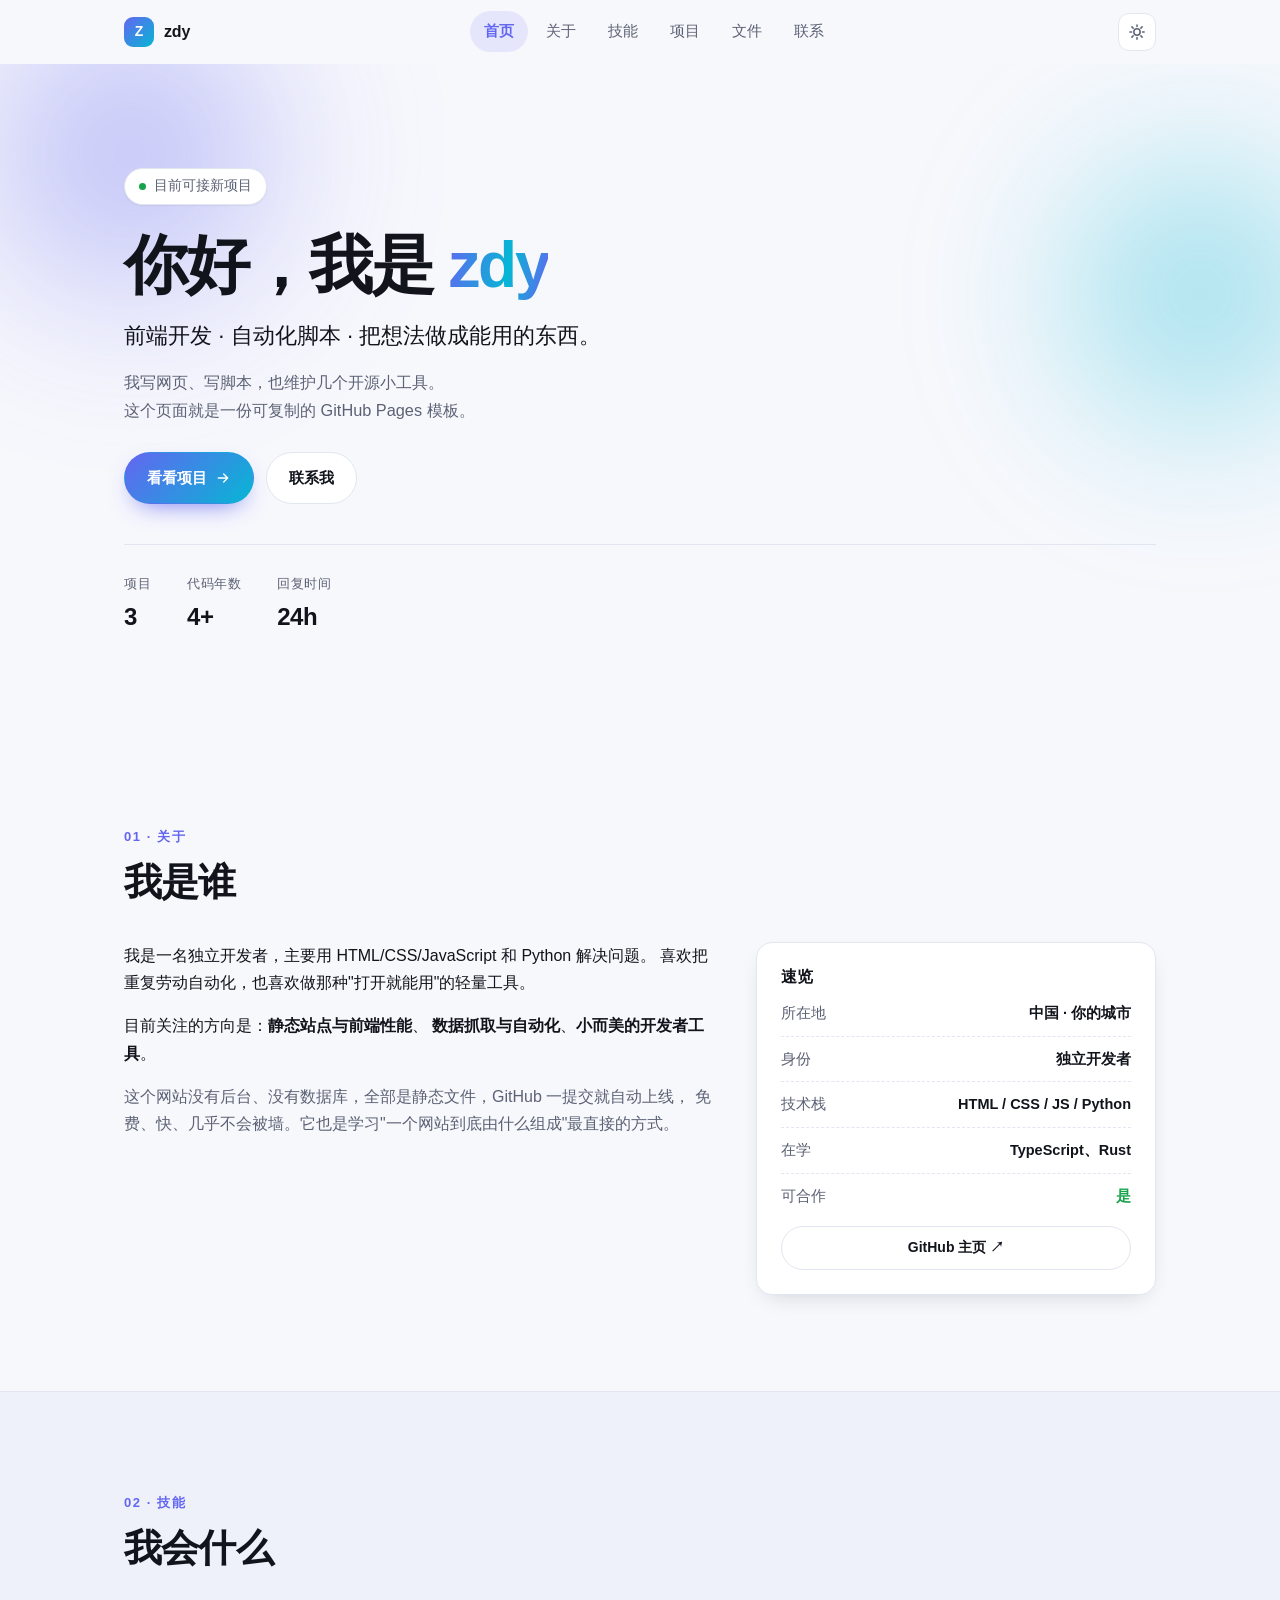
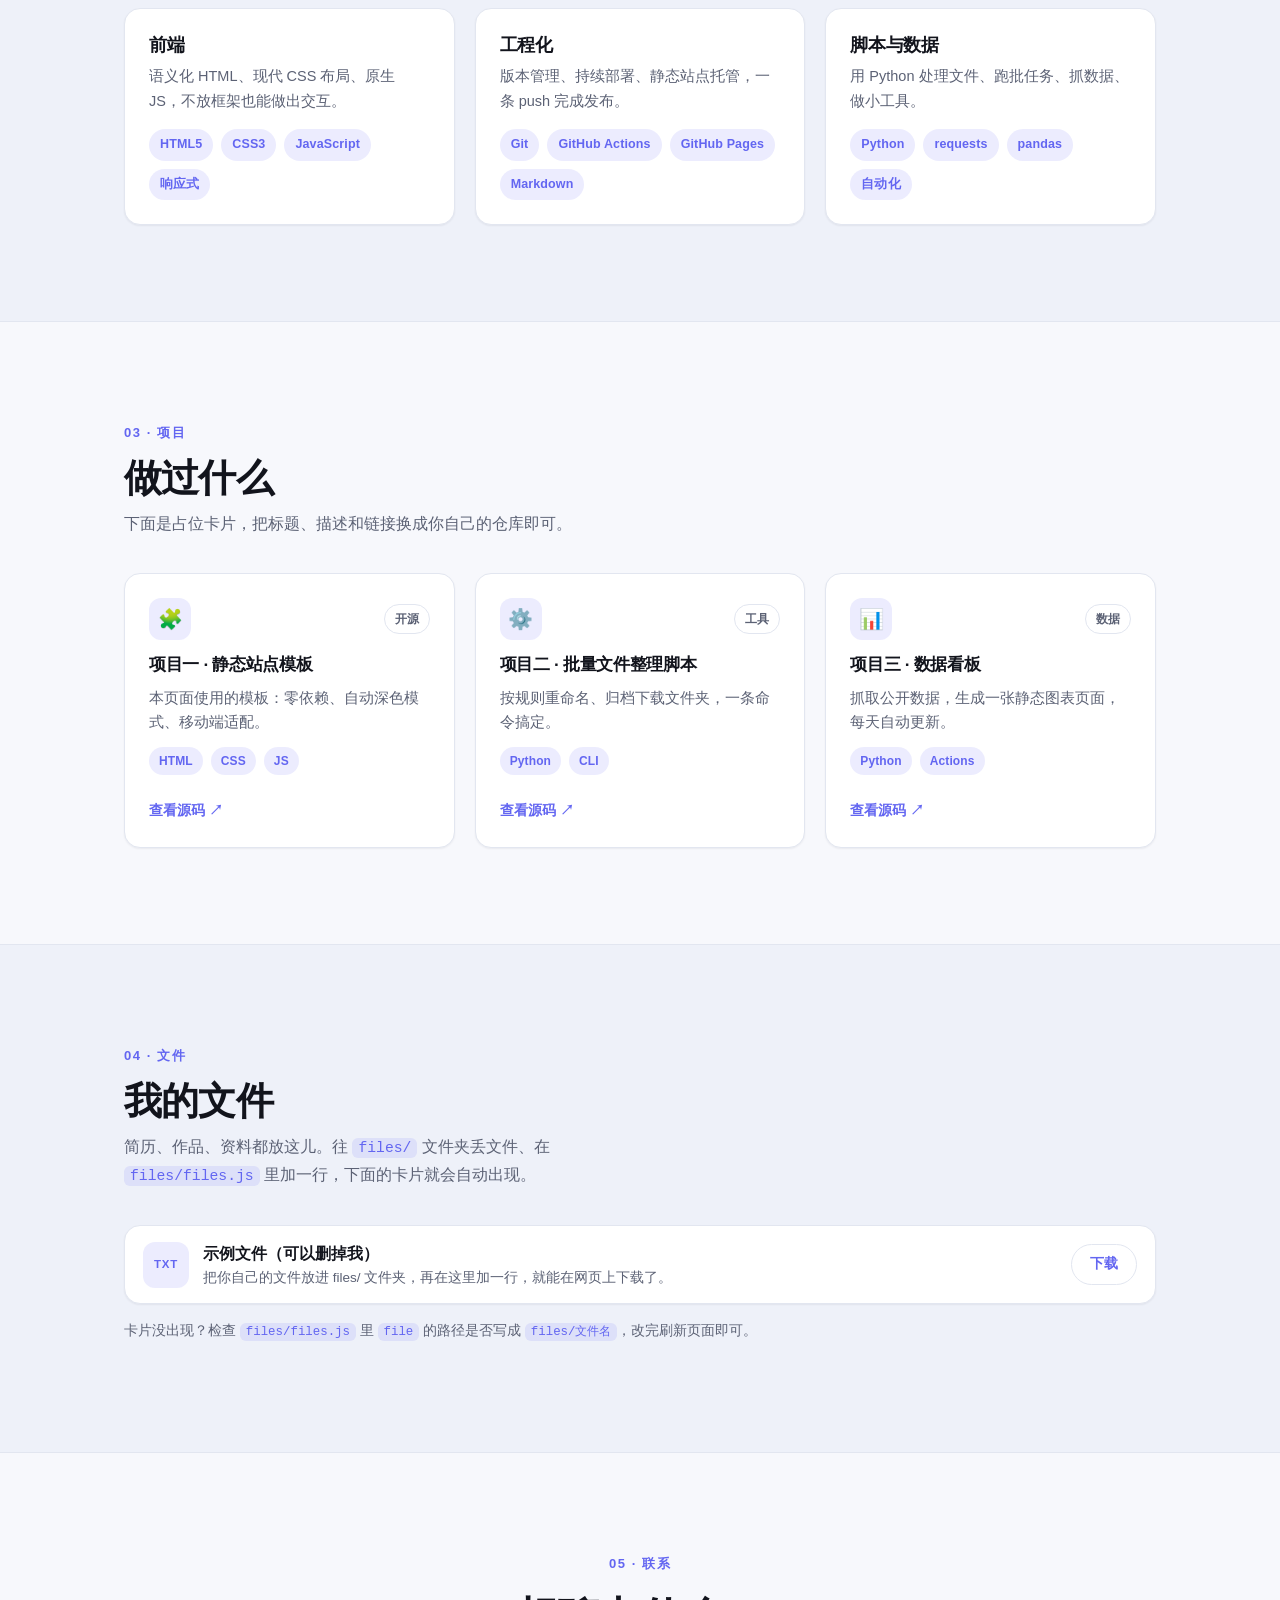
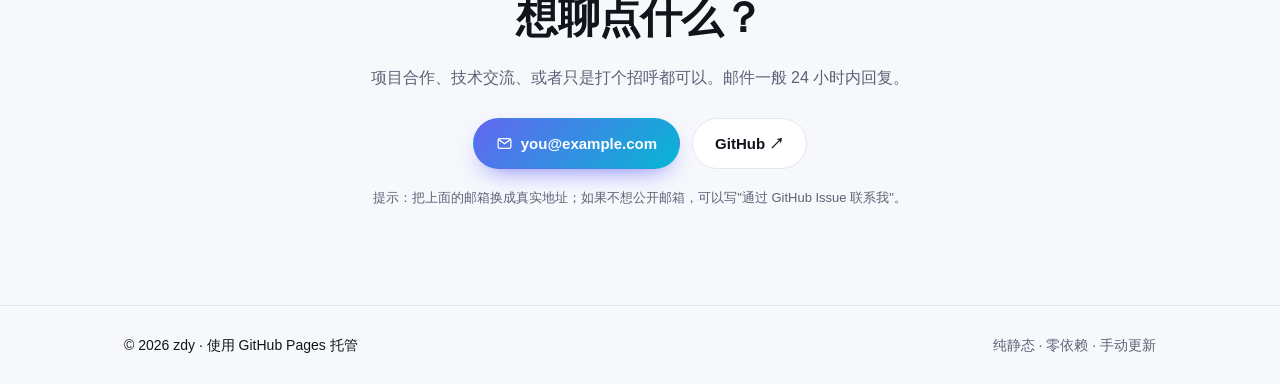
<file: index.html>
<!DOCTYPE html>
<html lang="zh-CN">
<head>
  <meta charset="UTF-8" />
  <meta name="viewport" content="width=device-width, initial-scale=1.0" />

  <!-- ============ 需要你修改的地方都带 【改】 标记 ============ -->
  <title>zdy · 个人主页</title> <!-- 【改】网站标题 -->
  <meta name="description" content="zdy 的个人主页：前端开发、自动化脚本与开源项目。" /> <!-- 【改】搜索摘要 -->
  <meta name="author" content="zdy" />
  <meta name="theme-color" content="#6366f1" />

  <!-- 社交分享卡片（把链接发到微信/QQ/X 时的预览信息）。需要预览图就加一行：
       <meta property="og:image" content="https://你的用户名.github.io/assets/share.png" /> -->
  <meta property="og:type" content="website" />
  <meta property="og:title" content="zdy · 个人主页" />
  <meta property="og:description" content="前端开发、自动化脚本与开源项目。" />
  <meta property="og:url" content="https://你的用户名.github.io/" /> <!-- 【改】你的真实网址 -->

  <!-- 站点图标：内联 SVG，不用额外图片文件 -->
  <link rel="icon" href="data:image/svg+xml,<svg xmlns='http://www.w3.org/2000/svg' viewBox='0 0 100 100'><rect width='100' height='100' rx='24' fill='%236366f1'/><text x='50' y='68' font-size='52' font-family='sans-serif' font-weight='700' fill='white' text-anchor='middle'>Z</text></svg>" />

  <link rel="stylesheet" href="assets/style.css" />

  <!-- 防闪烁：在页面渲染前就把上次选择的主题写上去 -->
  <script>
    (function () {
      // 标记"JS 可用"：滚动动画只在有 JS 时才把内容先隐藏，
      // 否则禁用 JS 的浏览器/爬虫会看到一片空白。
      document.documentElement.classList.add("js");
      try {
        var t = localStorage.getItem("site-theme");
        if (t === "light" || t === "dark") document.documentElement.setAttribute("data-theme", t);
      } catch (e) {}
    })();
  </script>
</head>

<body>
  <a class="skip-link" href="#main">跳到主要内容</a>

  <!-- 顶部阅读进度条 -->
  <div class="scroll-progress" aria-hidden="true"><span id="progressBar"></span></div>

  <!-- ==================== 导航栏 ==================== -->
  <header class="nav" id="nav">
    <div class="nav__inner container">
      <a class="brand" href="#home">
        <span class="brand__badge">Z</span>
        <span class="brand__text">zdy</span>
      </a>

      <nav class="nav__menu" id="navMenu" aria-label="主导航">
        <a class="nav__link is-active" href="#home">首页</a>
        <a class="nav__link" href="#about">关于</a>
        <a class="nav__link" href="#skills">技能</a>
        <a class="nav__link" href="#projects">项目</a>
        <a class="nav__link" href="#files">文件</a>
        <a class="nav__link" href="#contact">联系</a>
      </nav>

      <div class="nav__actions">
        <button class="icon-btn" id="themeToggle" type="button" aria-label="切换深浅色主题" title="切换深浅色主题">
          <svg class="icon-sun" viewBox="0 0 24 24" width="18" height="18" aria-hidden="true"><circle cx="12" cy="12" r="4.2" fill="none" stroke="currentColor" stroke-width="2"/><path d="M12 2.5v2.2M12 19.3v2.2M2.5 12h2.2M19.3 12h2.2M5.2 5.2l1.6 1.6M17.2 17.2l1.6 1.6M18.8 5.2l-1.6 1.6M6.8 17.2l-1.6 1.6" stroke="currentColor" stroke-width="2" stroke-linecap="round"/></svg>
          <svg class="icon-moon" viewBox="0 0 24 24" width="18" height="18" aria-hidden="true"><path d="M20 14.5A8.2 8.2 0 0 1 9.5 4a8.5 8.5 0 1 0 10.5 10.5z" fill="none" stroke="currentColor" stroke-width="2" stroke-linejoin="round"/></svg>
        </button>

        <button class="icon-btn nav__burger" id="menuToggle" type="button" aria-label="打开菜单" aria-expanded="false" aria-controls="navMenu">
          <svg viewBox="0 0 24 24" width="20" height="20" aria-hidden="true"><path d="M4 7h16M4 12h16M4 17h16" stroke="currentColor" stroke-width="2" stroke-linecap="round"/></svg>
        </button>
      </div>
    </div>
  </header>

  <main id="main">
    <!-- ==================== 首屏 ==================== -->
    <section class="hero" id="home">
      <div class="hero__glow hero__glow--a" aria-hidden="true"></div>
      <div class="hero__glow hero__glow--b" aria-hidden="true"></div>

      <div class="container hero__inner">
        <p class="hero__eyebrow reveal">
          <span class="pulse"></span> 目前可接新项目
        </p>

        <h1 class="hero__title reveal">
          你好，我是 <span class="gradient-text">zdy</span>
        </h1>

        <p class="hero__subtitle reveal">
          前端开发 · 自动化脚本 · 把想法做成能用的东西。
        </p>

        <p class="hero__desc reveal">
          我写网页、写脚本，也维护几个开源小工具。<br />
          这个页面就是一份可复制的 GitHub Pages 模板。
        </p>

        <div class="hero__actions reveal">
          <a class="btn btn--primary" href="#projects">
            看看项目
            <svg viewBox="0 0 24 24" width="16" height="16" aria-hidden="true"><path d="M5 12h13M13 6l6 6-6 6" fill="none" stroke="currentColor" stroke-width="2" stroke-linecap="round" stroke-linejoin="round"/></svg>
          </a>
          <a class="btn btn--ghost" href="#contact">联系我</a>
        </div>

        <dl class="hero__stats reveal">
          <div class="stat"><dt>项目</dt><dd>3</dd></div>
          <div class="stat"><dt>代码年数</dt><dd>4+</dd></div>
          <div class="stat"><dt>回复时间</dt><dd>24h</dd></div>
        </dl>
      </div>
    </section>

    <!-- ==================== 关于 ==================== -->
    <section class="section" id="about">
      <div class="container">
        <header class="section__head reveal">
          <span class="section__kicker">01 · 关于</span>
          <h2 class="section__title">我是谁</h2>
        </header>

        <div class="about">
          <div class="about__text reveal">
            <p>
              我是一名独立开发者，主要用 HTML/CSS/JavaScript 和 Python 解决问题。
              喜欢把重复劳动自动化，也喜欢做那种"打开就能用"的轻量工具。
            </p>
            <p>
              目前关注的方向是：<strong>静态站点与前端性能</strong>、
              <strong>数据抓取与自动化</strong>、<strong>小而美的开发者工具</strong>。
            </p>
            <p class="muted">
              这个网站没有后台、没有数据库，全部是静态文件，GitHub 一提交就自动上线，
              免费、快、几乎不会被墙。它也是学习"一个网站到底由什么组成"最直接的方式。
            </p>
          </div>

          <aside class="card facts reveal">
            <h3 class="facts__title">速览</h3>
            <ul class="facts__list">
              <li><span>所在地</span><span>中国 · 你的城市</span></li> <!-- 【改】 -->
              <li><span>身份</span><span>独立开发者</span></li>
              <li><span>技术栈</span><span>HTML / CSS / JS / Python</span></li>
              <li><span>在学</span><span>TypeScript、Rust</span></li>
              <li><span>可合作</span><span class="ok">是</span></li>
            </ul>
            <a class="btn btn--sm btn--ghost facts__cta" href="https://github.com/" target="_blank" rel="noopener">
              GitHub 主页 ↗
            </a>
          </aside>
        </div>
      </div>
    </section>

    <!-- ==================== 技能 ==================== -->
    <section class="section section--tint" id="skills">
      <div class="container">
        <header class="section__head reveal">
          <span class="section__kicker">02 · 技能</span>
          <h2 class="section__title">我会什么</h2>
        </header>

        <div class="skills">
          <article class="card skill reveal">
            <h3>前端</h3>
            <p class="muted">语义化 HTML、现代 CSS 布局、原生 JS，不放框架也能做出交互。</p>
            <ul class="tags">
              <li>HTML5</li><li>CSS3</li><li>JavaScript</li><li>响应式</li>
            </ul>
          </article>

          <article class="card skill reveal">
            <h3>工程化</h3>
            <p class="muted">版本管理、持续部署、静态站点托管，一条 push 完成发布。</p>
            <ul class="tags">
              <li>Git</li><li>GitHub Actions</li><li>GitHub Pages</li><li>Markdown</li>
            </ul>
          </article>

          <article class="card skill reveal">
            <h3>脚本与数据</h3>
            <p class="muted">用 Python 处理文件、跑批任务、抓数据、做小工具。</p>
            <ul class="tags">
              <li>Python</li><li>requests</li><li>pandas</li><li>自动化</li>
            </ul>
          </article>
        </div>
      </div>
    </section>

    <!-- ==================== 项目 ==================== -->
    <section class="section" id="projects">
      <div class="container">
        <header class="section__head reveal">
          <span class="section__kicker">03 · 项目</span>
          <h2 class="section__title">做过什么</h2>
          <p class="muted section__desc">下面是占位卡片，把标题、描述和链接换成你自己的仓库即可。</p>
        </header>

        <div class="projects">
          <article class="card project reveal">
            <div class="project__top">
              <span class="project__emoji" aria-hidden="true">🧩</span>
              <span class="badge">开源</span>
            </div>
            <h3 class="project__title">项目一 · 静态站点模板</h3>
            <p class="muted">本页面使用的模板：零依赖、自动深色模式、移动端适配。</p>
            <ul class="tags tags--sm"><li>HTML</li><li>CSS</li><li>JS</li></ul>
            <a class="project__link" href="https://github.com/" target="_blank" rel="noopener">查看源码 ↗</a>
          </article>

          <article class="card project reveal">
            <div class="project__top">
              <span class="project__emoji" aria-hidden="true">⚙️</span>
              <span class="badge">工具</span>
            </div>
            <h3 class="project__title">项目二 · 批量文件整理脚本</h3>
            <p class="muted">按规则重命名、归档下载文件夹，一条命令搞定。</p>
            <ul class="tags tags--sm"><li>Python</li><li>CLI</li></ul>
            <a class="project__link" href="https://github.com/" target="_blank" rel="noopener">查看源码 ↗</a>
          </article>

          <article class="card project reveal">
            <div class="project__top">
              <span class="project__emoji" aria-hidden="true">📊</span>
              <span class="badge">数据</span>
            </div>
            <h3 class="project__title">项目三 · 数据看板</h3>
            <p class="muted">抓取公开数据，生成一张静态图表页面，每天自动更新。</p>
            <ul class="tags tags--sm"><li>Python</li><li>Actions</li></ul>
            <a class="project__link" href="https://github.com/" target="_blank" rel="noopener">查看源码 ↗</a>
          </article>
        </div>
      </div>
    </section>

    <!-- ==================== 我的文件 ==================== -->
    <!-- 这里的内容由 files/files.js 里的清单自动生成，不用手写 HTML -->
    <section class="section section--tint" id="files">
      <div class="container">
        <header class="section__head reveal">
          <span class="section__kicker">04 · 文件</span>
          <h2 class="section__title">我的文件</h2>
          <p class="muted section__desc">
            简历、作品、资料都放这儿。往 <code>files/</code> 文件夹丢文件、在
            <code>files/files.js</code> 里加一行，下面的卡片就会自动出现。
          </p>
        </header>

        <ul class="files" id="fileList">
          <!-- JS 会把 files/files.js 里的清单渲染到这里 -->
        </ul>

        <noscript>
          <p class="muted">你的浏览器禁用了 JavaScript，看不到文件列表。可以直接访问 <code>files/</code> 目录。</p>
        </noscript>

        <p class="files__hint muted">
          卡片没出现？检查 <code>files/files.js</code> 里 <code>file</code> 的路径是否写成
          <code>files/文件名</code>，改完刷新页面即可。
        </p>
      </div>
    </section>

    <!-- ==================== 联系 ==================== -->
    <section class="section" id="contact">
      <div class="container container--narrow">
        <div class="contact reveal">
          <span class="section__kicker">05 · 联系</span>
          <h2 class="contact__title">想聊点什么？</h2>
          <p class="muted">
            项目合作、技术交流、或者只是打个招呼都可以。邮件一般 24 小时内回复。
          </p>

          <!-- 【改】换成你的邮箱 -->
          <div class="contact__actions">
            <a class="btn btn--primary" href="mailto:you@example.com">
              <svg viewBox="0 0 24 24" width="17" height="17" aria-hidden="true"><rect x="3" y="5" width="18" height="14" rx="2.5" fill="none" stroke="currentColor" stroke-width="1.8"/><path d="M3.6 6.4l8.4 6 8.4-6" fill="none" stroke="currentColor" stroke-width="1.8" stroke-linecap="round"/></svg>
              you@example.com
            </a>
            <a class="btn btn--ghost" href="https://github.com/" target="_blank" rel="noopener">GitHub ↗</a>
          </div>

          <p class="contact__hint muted">
            提示：把上面的邮箱换成真实地址；如果不想公开邮箱，可以写"通过 GitHub Issue 联系我"。
          </p>
        </div>
      </div>
    </section>
  </main>

  <!-- ==================== 页脚 ==================== -->
  <footer class="footer">
    <div class="container footer__inner">
      <p>© <span id="year">2025</span> zdy · 使用 GitHub Pages 托管</p>
      <p class="muted">纯静态 · 零依赖 · 手动更新</p>
    </div>
  </footer>

  <button class="to-top" id="toTop" type="button" aria-label="回到顶部">↑</button>

  <!-- 文件清单：想加文件只改 files/files.js 这一个文件 -->
  <script src="files/files.js"></script>
  <script src="assets/main.js" defer></script>
</body>
</html>
</file>
<file: assets/style.css>
/* ==========================================================================
   1. 设计变量（改颜色、圆角、宽度，基本只改这里）
   ========================================================================== */
:root {
  color-scheme: light;

  --bg:            #f7f8fc;
  --bg-soft:       #ffffff;
  --bg-tint:       #eef1f9;
  --text:          #12141c;
  --text-muted:    #5c6275;
  --border:        #e2e6f0;

  --accent:        #6366f1;
  --accent-2:      #06b6d4;
  --accent-soft:   rgba(99, 102, 241, 0.12);
  --ok:            #16a34a;

  --shadow-sm: 0 1px 2px rgba(18, 20, 28, 0.06);
  --shadow-md: 0 8px 24px -12px rgba(18, 20, 28, 0.24);
  --shadow-lg: 0 24px 60px -24px rgba(18, 20, 28, 0.32);

  --radius-sm: 10px;
  --radius:    16px;
  --radius-lg: 24px;

  --maxw: 1080px;
  --nav-h: 64px;

  --font: "Inter", -apple-system, BlinkMacSystemFont, "Segoe UI", Roboto,
          "PingFang SC", "Hiragino Sans GB", "Microsoft YaHei", "Noto Sans SC", sans-serif;
}

/* 深色主题：既跟随系统，也可被按钮强制覆盖（data-theme 写在 <html> 上） */
@media (prefers-color-scheme: dark) {
  :root:not([data-theme="light"]) {
    color-scheme: dark;
    --bg:          #0b0d14;
    --bg-soft:     #12151f;
    --bg-tint:     #0f1220;
    --text:        #eef1f8;
    --text-muted:  #9aa3b8;
    --border:      #232838;
    --accent:      #818cf8;
    --accent-2:    #22d3ee;
    --accent-soft: rgba(129, 140, 248, 0.16);
    --shadow-sm: 0 1px 2px rgba(0, 0, 0, 0.4);
    --shadow-md: 0 8px 24px -12px rgba(0, 0, 0, 0.7);
    --shadow-lg: 0 24px 60px -24px rgba(0, 0, 0, 0.8);
  }
}

:root[data-theme="dark"] {
  color-scheme: dark;
  --bg:          #0b0d14;
  --bg-soft:     #12151f;
  --bg-tint:     #0f1220;
  --text:        #eef1f8;
  --text-muted:  #9aa3b8;
  --border:      #232838;
  --accent:      #818cf8;
  --accent-2:    #22d3ee;
  --accent-soft: rgba(129, 140, 248, 0.16);
  --shadow-sm: 0 1px 2px rgba(0, 0, 0, 0.4);
  --shadow-md: 0 8px 24px -12px rgba(0, 0, 0, 0.7);
  --shadow-lg: 0 24px 60px -24px rgba(0, 0, 0, 0.8);
}

/* ==========================================================================
   2. 基础重置
   ========================================================================== */
*, *::before, *::after { box-sizing: border-box; }

html {
  scroll-behavior: smooth;
  scroll-padding-top: calc(var(--nav-h) + 16px);
  -webkit-text-size-adjust: 100%;
  background: var(--bg);
}

body {
  margin: 0;
  min-height: 100vh;
  display: flex;
  flex-direction: column;
  font-family: var(--font);
  font-size: 16px;
  line-height: 1.7;
  color: var(--text);
  background: var(--bg);
  -webkit-font-smoothing: antialiased;
  overflow-x: hidden;
}

/* 内容比窗口短时，页脚依然贴底 */
main { flex: 1 0 auto; }

/* emoji 单独走emoji字体，避免部分系统显示成方块 */
.js-emoji,
.project__emoji {
  font-family: "Apple Color Emoji", "Segoe UI Emoji", "Noto Color Emoji", sans-serif;
}

h1, h2, h3 { line-height: 1.25; margin: 0 0 0.5em; letter-spacing: -0.02em; }
p { margin: 0 0 1em; }
ul { margin: 0; padding: 0; list-style: none; }
a { color: inherit; text-decoration: none; }
img, svg { max-width: 100%; }

:focus-visible {
  outline: 2px solid var(--accent);
  outline-offset: 3px;
  border-radius: 6px;
}

.container {
  width: 100%;
  max-width: var(--maxw);
  margin-inline: auto;
  padding-inline: 24px;
}
.container--narrow { max-width: 720px; }

.muted { color: var(--text-muted); }

.skip-link {
  position: absolute;
  left: 16px;
  top: -60px;
  z-index: 999;
  padding: 10px 16px;
  background: var(--accent);
  color: #fff;
  border-radius: var(--radius-sm);
  transition: top 0.2s;
}
.skip-link:focus { top: 16px; }

/* 顶部进度条 */
.scroll-progress {
  position: fixed;
  inset: 0 0 auto 0;
  height: 3px;
  background: transparent;
  z-index: 60;
}
.scroll-progress span {
  display: block;
  height: 100%;
  width: 0;
  background: linear-gradient(90deg, var(--accent), var(--accent-2));
  transition: width 0.1s linear;
}

/* ==========================================================================
   3. 导航栏
   ========================================================================== */
.nav {
  position: sticky;
  top: 0;
  z-index: 50;
  height: var(--nav-h);
  backdrop-filter: blur(14px);
  -webkit-backdrop-filter: blur(14px);
  background: color-mix(in srgb, var(--bg) 78%, transparent);
  border-bottom: 1px solid transparent;
  transition: border-color 0.25s, background 0.25s;
}
.nav.is-scrolled {
  border-bottom-color: var(--border);
  background: color-mix(in srgb, var(--bg) 92%, transparent);
}

.nav__inner {
  height: 100%;
  display: flex;
  align-items: center;
  justify-content: space-between;
  gap: 16px;
}

.brand {
  display: inline-flex;
  align-items: center;
  gap: 10px;
  font-weight: 700;
  letter-spacing: -0.01em;
}
.brand__badge {
  display: grid;
  place-items: center;
  width: 30px;
  height: 30px;
  border-radius: 9px;
  background: linear-gradient(135deg, var(--accent), var(--accent-2));
  color: #fff;
  font-size: 14px;
  font-weight: 800;
}

.nav__menu {
  display: flex;
  align-items: center;
  gap: 4px;
}
.nav__link {
  padding: 8px 14px;
  border-radius: 999px;
  font-size: 14.5px;
  color: var(--text-muted);
  transition: color 0.2s, background 0.2s;
}
.nav__link:hover { color: var(--text); background: var(--accent-soft); }
.nav__link.is-active { color: var(--accent); background: var(--accent-soft); font-weight: 600; }

.nav__actions { display: flex; align-items: center; gap: 8px; }

.icon-btn {
  display: grid;
  place-items: center;
  width: 38px;
  height: 38px;
  border: 1px solid var(--border);
  border-radius: 11px;
  background: var(--bg-soft);
  color: var(--text-muted);
  cursor: pointer;
  transition: color 0.2s, border-color 0.2s, transform 0.15s;
}
.icon-btn:hover { color: var(--accent); border-color: var(--accent); }
.icon-btn:active { transform: scale(0.94); }

/* 主题按钮图标切换 */
.icon-moon { display: none; }
:root[data-theme="dark"] .icon-sun { display: none; }
:root[data-theme="dark"] .icon-moon { display: block; }
@media (prefers-color-scheme: dark) {
  :root:not([data-theme="light"]) .icon-sun { display: none; }
  :root:not([data-theme="light"]) .icon-moon { display: block; }
  :root[data-theme="light"] .icon-sun { display: block; }
  :root[data-theme="light"] .icon-moon { display: none; }
}

.nav__burger { display: none; }

/* ==========================================================================
   4. 按钮
   ========================================================================== */
.btn {
  display: inline-flex;
  align-items: center;
  justify-content: center;
  gap: 8px;
  padding: 12px 22px;
  border-radius: 999px;
  border: 1px solid transparent;
  font-size: 15px;
  font-weight: 600;
  cursor: pointer;
  transition: transform 0.18s, box-shadow 0.25s, background 0.2s, border-color 0.2s;
}
.btn--primary {
  background: linear-gradient(135deg, var(--accent), var(--accent-2));
  color: #fff;
  box-shadow: 0 10px 26px -12px var(--accent);
}
.btn--primary:hover { transform: translateY(-2px); box-shadow: 0 16px 34px -14px var(--accent); }
.btn--ghost {
  background: var(--bg-soft);
  border-color: var(--border);
  color: var(--text);
}
.btn--ghost:hover { border-color: var(--accent); color: var(--accent); transform: translateY(-2px); }
.btn--sm { padding: 9px 16px; font-size: 14px; }
.btn:active { transform: translateY(0) scale(0.98); }

/* ==========================================================================
   5. 首屏
   ========================================================================== */
.hero {
  position: relative;
  padding: clamp(56px, 9vw, 104px) 0 clamp(48px, 7vw, 88px);
  overflow: hidden;
  isolation: isolate;
}
.hero__inner { position: relative; z-index: 1; }

/* 背景光斑 */
.hero__glow {
  position: absolute;
  border-radius: 50%;
  filter: blur(80px);
  opacity: 0.55;
  z-index: 0;
  pointer-events: none;
}
.hero__glow--a {
  width: 420px; height: 420px;
  top: -120px; left: -80px;
  background: radial-gradient(circle, var(--accent), transparent 68%);
  animation: float 16s ease-in-out infinite;
}
.hero__glow--b {
  width: 380px; height: 380px;
  top: 40px; right: -110px;
  background: radial-gradient(circle, var(--accent-2), transparent 68%);
  animation: float 20s ease-in-out infinite reverse;
}
@keyframes float {
  0%, 100% { transform: translate3d(0, 0, 0) scale(1); }
  50%      { transform: translate3d(24px, -28px, 0) scale(1.08); }
}

.hero__eyebrow {
  display: inline-flex;
  align-items: center;
  gap: 8px;
  padding: 6px 14px;
  margin: 0 0 20px;
  border: 1px solid var(--border);
  border-radius: 999px;
  background: var(--bg-soft);
  font-size: 13.5px;
  color: var(--text-muted);
  box-shadow: var(--shadow-sm);
}
.pulse {
  width: 7px; height: 7px;
  border-radius: 50%;
  background: var(--ok);
  box-shadow: 0 0 0 0 rgba(22, 163, 74, 0.6);
  animation: pulse 2.2s infinite;
}
@keyframes pulse {
  70%  { box-shadow: 0 0 0 8px rgba(22, 163, 74, 0); }
  100% { box-shadow: 0 0 0 0 rgba(22, 163, 74, 0); }
}

.hero__title {
  font-size: clamp(2.2rem, 6vw, 4rem);
  font-weight: 800;
  letter-spacing: -0.035em;
  margin-bottom: 12px;
}
.gradient-text {
  background: linear-gradient(100deg, var(--accent), var(--accent-2) 60%, var(--accent));
  -webkit-background-clip: text;
  background-clip: text;
  color: transparent;
}

.hero__subtitle {
  font-size: clamp(1.05rem, 2.4vw, 1.4rem);
  font-weight: 500;
  color: var(--text);
  margin-bottom: 14px;
}
.hero__desc {
  max-width: 56ch;
  color: var(--text-muted);
  font-size: 1.02rem;
}

.hero__actions {
  display: flex;
  flex-wrap: wrap;
  gap: 12px;
  margin: 28px 0 40px;
}

.hero__stats {
  display: flex;
  flex-wrap: wrap;
  gap: 36px;
  margin: 0;
  padding-top: 28px;
  border-top: 1px solid var(--border);
}
.stat dt {
  font-size: 13px;
  color: var(--text-muted);
  letter-spacing: 0.04em;
}
.stat dd {
  margin: 2px 0 0;
  font-size: 1.5rem;
  font-weight: 700;
  letter-spacing: -0.02em;
}

/* ==========================================================================
   6. 区块通用
   ========================================================================== */
.section { padding: clamp(56px, 8vw, 96px) 0; }
.section--tint {
  background: var(--bg-tint);
  border-block: 1px solid var(--border);
}

.section__head { margin-bottom: 36px; }
.section__kicker {
  display: inline-block;
  font-size: 13px;
  font-weight: 600;
  letter-spacing: 0.12em;
  text-transform: uppercase;
  color: var(--accent);
  margin-bottom: 10px;
}
.section__title {
  font-size: clamp(1.7rem, 4vw, 2.4rem);
  font-weight: 750;
  margin-bottom: 8px;
}
.section__desc { max-width: 60ch; margin: 0; }

/* 卡片 */
.card {
  background: var(--bg-soft);
  border: 1px solid var(--border);
  border-radius: var(--radius);
  padding: 24px;
  box-shadow: var(--shadow-sm);
  transition: transform 0.25s, box-shadow 0.25s, border-color 0.25s;
}

/* ==========================================================================
   7. 关于
   ========================================================================== */
.about {
  display: grid;
  grid-template-columns: 1.5fr 1fr;
  gap: 32px;
  align-items: start;
}
.about__text p:last-child { margin-bottom: 0; }

.facts {
  position: sticky;
  top: calc(var(--nav-h) + 24px);
  box-shadow: var(--shadow-md);
}
.facts__title { font-size: 1rem; margin-bottom: 14px; }
.facts__list { display: grid; gap: 10px; font-size: 14.5px; }
.facts__list li {
  display: flex;
  justify-content: space-between;
  gap: 12px;
  padding-bottom: 10px;
  border-bottom: 1px dashed var(--border);
}
.facts__list li:last-child { border-bottom: 0; padding-bottom: 0; }
.facts__list li > span:first-child { color: var(--text-muted); }
.facts__list li > span:last-child { font-weight: 600; text-align: right; }
.ok { color: var(--ok); }
.facts__cta { margin-top: 18px; width: 100%; }

/* ==========================================================================
   8. 技能
   ========================================================================== */
.skills {
  display: grid;
  grid-template-columns: repeat(auto-fit, minmax(260px, 1fr));
  gap: 20px;
}
.skill:hover { transform: translateY(-4px); box-shadow: var(--shadow-md); border-color: var(--accent); }
.skill h3 { font-size: 1.15rem; margin-bottom: 8px; }
.skill p { font-size: 14.5px; margin-bottom: 16px; }

.tags {
  display: flex;
  flex-wrap: wrap;
  gap: 8px;
}
.tags li {
  padding: 5px 11px;
  border-radius: 999px;
  background: var(--accent-soft);
  color: var(--accent);
  font-size: 12.5px;
  font-weight: 600;
  letter-spacing: 0.01em;
}
.tags--sm li { font-size: 12px; padding: 4px 10px; }

/* ==========================================================================
   9. 项目
   ========================================================================== */
.projects {
  display: grid;
  grid-template-columns: repeat(auto-fit, minmax(280px, 1fr));
  gap: 20px;
}
.project { display: flex; flex-direction: column; gap: 10px; }
.project:hover { transform: translateY(-6px); box-shadow: var(--shadow-lg); border-color: var(--accent); }
.project__top {
  display: flex;
  align-items: center;
  justify-content: space-between;
}
.project__emoji {
  display: grid;
  place-items: center;
  width: 42px; height: 42px;
  border-radius: 12px;
  background: var(--accent-soft);
  font-size: 20px;
}
.badge {
  padding: 4px 10px;
  border-radius: 999px;
  border: 1px solid var(--border);
  color: var(--text-muted);
  font-size: 12px;
  font-weight: 600;
}
.project__title { font-size: 1.08rem; margin: 4px 0 0; }
.project p { font-size: 14.5px; margin: 0; }
.project .tags { margin-top: 2px; }
.project__link {
  margin-top: auto;
  padding-top: 14px;
  font-size: 14px;
  font-weight: 600;
  color: var(--accent);
}
.project__link:hover { text-decoration: underline; text-underline-offset: 4px; }

/* ==========================================================================
   10. 我的文件（下载区，内容由 files/files.js 生成）
   ========================================================================== */
.files {
  display: grid;
  gap: 12px;
}

.file-card {
  display: flex;
  align-items: center;
  gap: 14px;
  padding: 15px 18px;
  background: var(--bg-soft);
  border: 1px solid var(--border);
  border-radius: var(--radius);
  box-shadow: var(--shadow-sm);
  transition: transform 0.2s, box-shadow 0.2s, border-color 0.2s;
}
.file-card:hover {
  transform: translateY(-2px);
  border-color: var(--accent);
  box-shadow: var(--shadow-md);
}

.file-card__badge {
  flex: none;
  display: grid;
  place-items: center;
  width: 46px;
  height: 46px;
  border-radius: 12px;
  background: var(--accent-soft);
  color: var(--accent);
  font-size: 11.5px;
  font-weight: 800;
  letter-spacing: 0.06em;
}

.file-card__body { flex: 1 1 auto; min-width: 0; }
.file-card__name {
  display: block;
  font-size: 15.5px;
  font-weight: 650;
  white-space: nowrap;
  overflow: hidden;
  text-overflow: ellipsis;
}
.file-card__desc {
  display: block;
  font-size: 13.5px;
  line-height: 1.5;
  color: var(--text-muted);
}

.file-card__dl {
  flex: none;
  padding: 8px 18px;
  border-radius: 999px;
  border: 1px solid var(--border);
  color: var(--accent);
  font-size: 13.5px;
  font-weight: 650;
  transition: background 0.2s, border-color 0.2s;
}
.file-card__dl:hover { background: var(--accent-soft); border-color: var(--accent); }

.files__empty {
  padding: 22px;
  border: 1px dashed var(--border);
  border-radius: var(--radius);
  text-align: center;
  font-size: 13.5px;
  color: var(--text-muted);
}

.files__hint {
  display: block;
  margin-top: 16px;
  font-size: 13.5px;
}
.files__hint code,
.section__desc code {
  padding: 2px 6px;
  border-radius: 6px;
  background: var(--accent-soft);
  color: var(--accent);
  font-size: 0.92em;
  font-family: ui-monospace, SFMono-Regular, Menlo, Consolas, monospace;
}

@media (max-width: 520px) {
  .file-card { gap: 12px; padding: 13px 14px; }
  .file-card__badge { width: 40px; height: 40px; font-size: 10.5px; }
  .file-card__dl { padding: 7px 14px; font-size: 12.5px; }
}

/* ==========================================================================
   11. 联系
   ========================================================================== */
.contact { text-align: center; }
.contact__title { font-size: clamp(1.8rem, 4.5vw, 2.6rem); font-weight: 800; margin-top: 6px; }
.contact__actions {
  display: flex;
  flex-wrap: wrap;
  justify-content: center;
  gap: 12px;
  margin: 26px 0 18px;
}
.contact__hint { font-size: 13px; margin: 0; }

/* ==========================================================================
   12. 页脚 / 回到顶部
   ========================================================================== */
.footer {
  padding: 28px 0;
  border-top: 1px solid var(--border);
  background: var(--bg);
  font-size: 14px;
}
.footer__inner {
  display: flex;
  flex-wrap: wrap;
  justify-content: space-between;
  gap: 8px;
}
.footer p { margin: 0; }

.to-top {
  position: fixed;
  right: 20px;
  bottom: 20px;
  width: 44px;
  height: 44px;
  border-radius: 50%;
  border: 1px solid var(--border);
  background: var(--bg-soft);
  color: var(--text);
  font-size: 18px;
  cursor: pointer;
  opacity: 0;
  visibility: hidden;
  transform: translateY(10px);
  box-shadow: var(--shadow-md);
  transition: opacity 0.25s, transform 0.25s, visibility 0.25s, color 0.2s;
  z-index: 40;
}
.to-top.is-visible { opacity: 1; visibility: visible; transform: translateY(0); }
.to-top:hover { color: var(--accent); border-color: var(--accent); }

/* ==========================================================================
   13. 滚动入场动画
   ========================================================================== */
.reveal {
  transition: opacity 0.6s ease, transform 0.6s cubic-bezier(0.22, 1, 0.36, 1);
  transition-delay: var(--delay, 0ms);
}
/* 只有 JS 正常运行时才先隐藏再淡入（见 index.html 顶部的内联脚本） */
.js .reveal {
  opacity: 0;
  transform: translateY(18px);
}
.js .reveal.is-visible { opacity: 1; transform: none; }

/* 用户开启"减少动态效果"时全部关掉 */
@media (prefers-reduced-motion: reduce) {
  html { scroll-behavior: auto; }
  *, *::before, *::after {
    animation-duration: 0.001ms !important;
    animation-iteration-count: 1 !important;
    transition-duration: 0.001ms !important;
  }
  .js .reveal, .reveal { opacity: 1; transform: none; }
}

/* ==========================================================================
   14. 响应式
   ========================================================================== */
@media (max-width: 860px) {
  .about { grid-template-columns: 1fr; }
  .facts { position: static; }
}

@media (max-width: 720px) {
  :root { --nav-h: 58px; }
  .container { padding-inline: 18px; }

  .nav__burger { display: grid; }

  .nav__menu {
    position: absolute;
    top: var(--nav-h);
    left: 0;
    right: 0;
    flex-direction: column;
    align-items: stretch;
    gap: 2px;
    padding: 10px 18px 16px;
    background: var(--bg-soft);
    border-bottom: 1px solid var(--border);
    box-shadow: var(--shadow-md);
    display: none;
  }
  .nav__menu.is-open { display: flex; }
  .nav__link { padding: 12px 14px; border-radius: var(--radius-sm); }

  .hero__stats { gap: 24px; }
  .stat dd { font-size: 1.25rem; }
  .hero__actions .btn { flex: 1 1 150px; }
  .footer__inner { flex-direction: column; align-items: center; text-align: center; }
}
</file>
